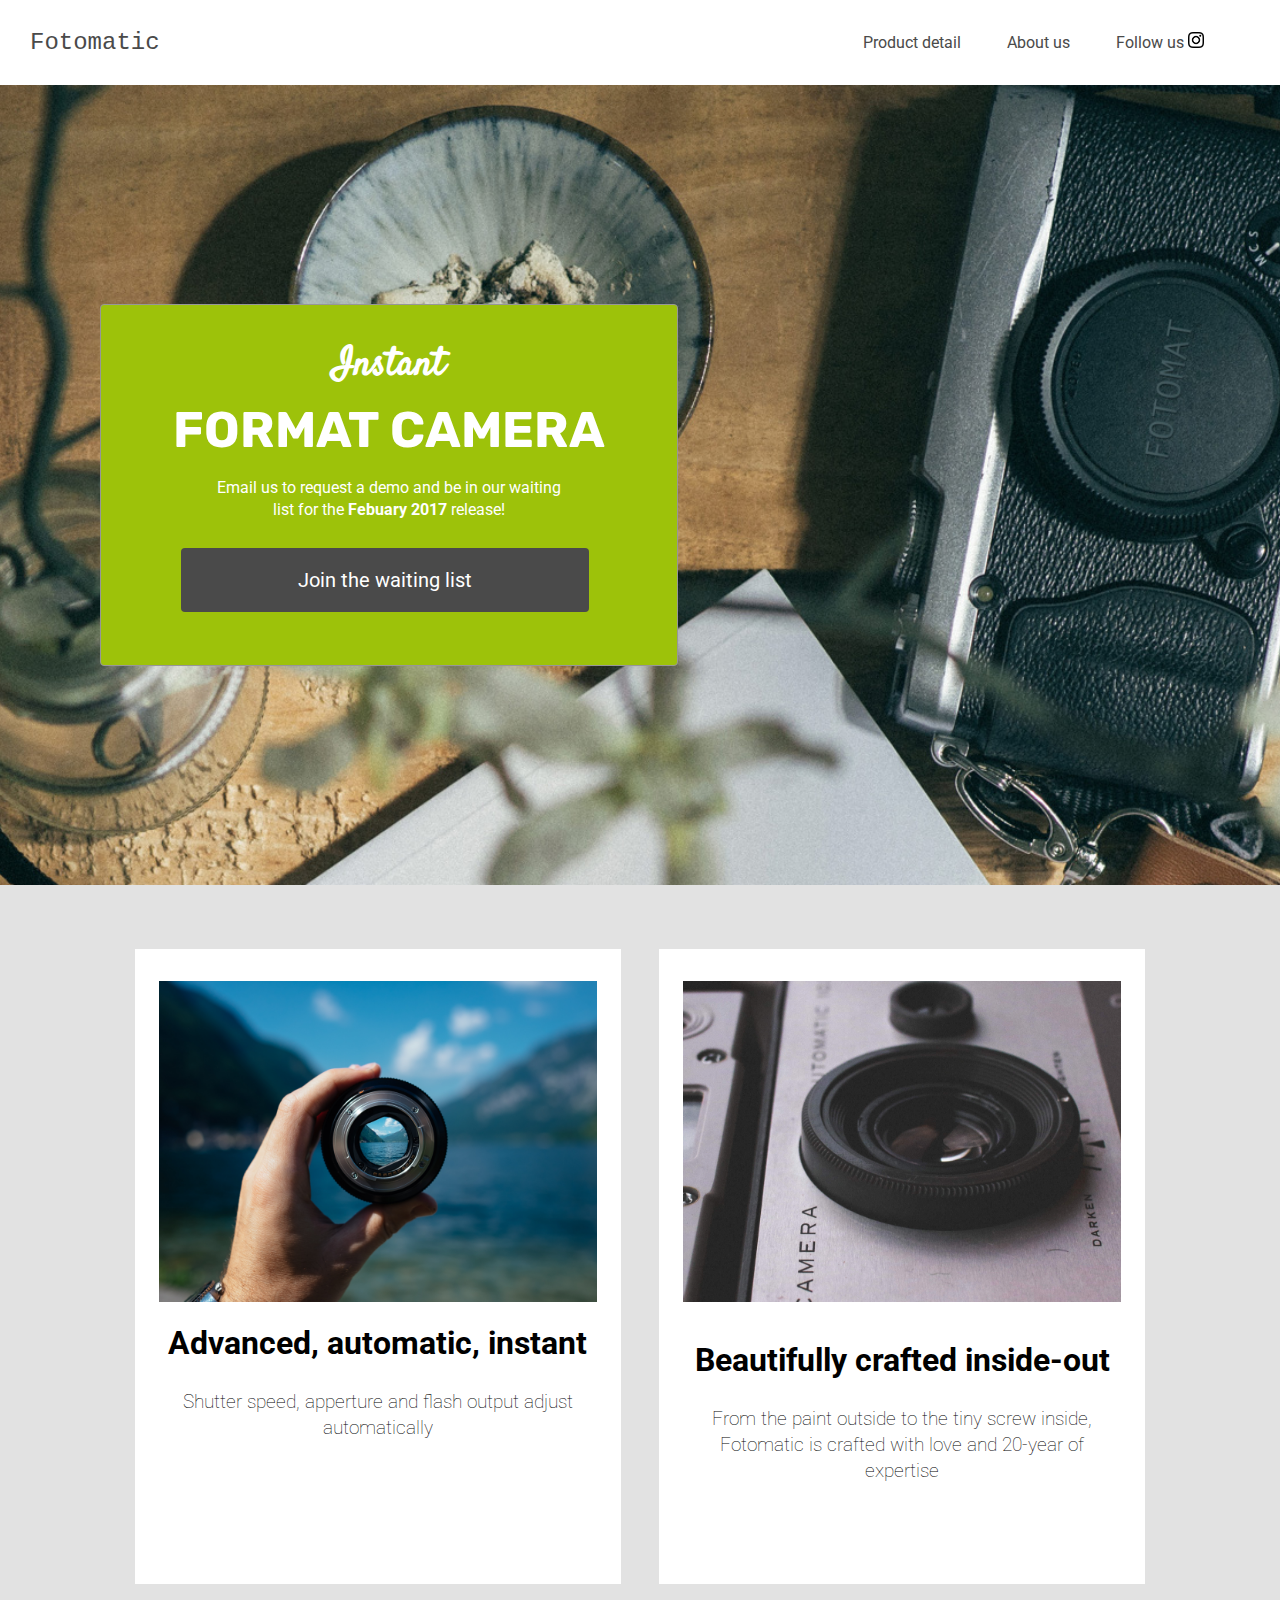
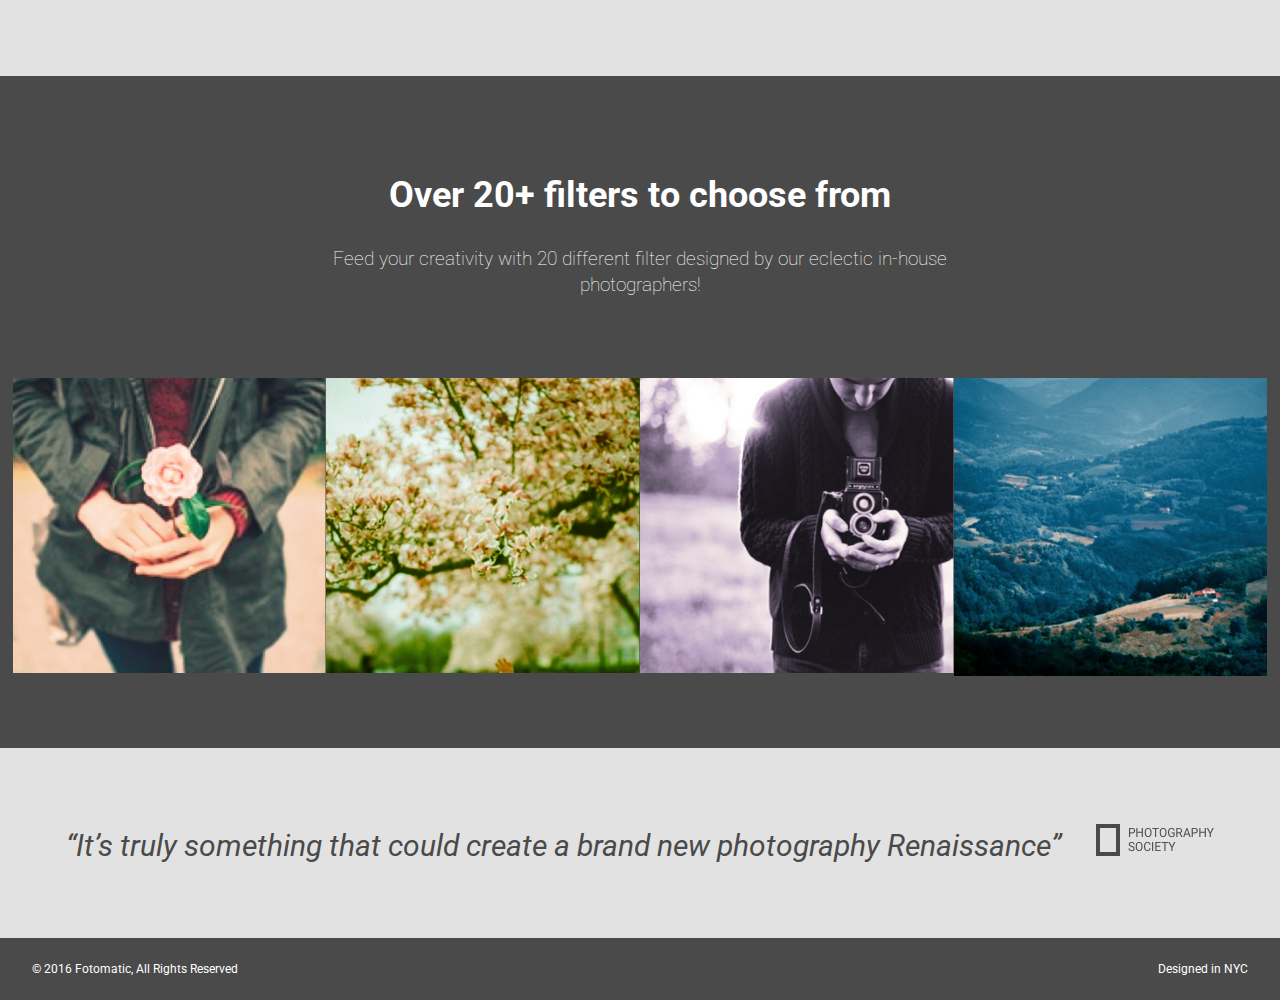
<file: index.html>
<!DOCTYPE html>
<html>
  <head>
    <link
      href="https://fonts.googleapis.com/css?family=Damion"
      rel="stylesheet"
    />
    <link
      href="https://fonts.googleapis.com/css?family=Rubik"
      rel="stylesheet"
    />
    <link
      href="https://fonts.googleapis.com/css?family=Roboto:300,400,600,700"
      rel="stylesheet"
    />
    <link rel="stylesheet" href="/Fotomatic/resources/css/style.css" />
    <meta charset="UTF-8" />
    <link rel="preconnect" href="https://fonts.googleapis.com" />
    <link rel="preconnect" href="https://fonts.gstatic.com" crossorigin />
    <link
      href="https://fonts.googleapis.com/css2?family=Roboto+Mono:wght@400;500;600;700&display=swap"
      rel="stylesheet"
    />
    <link rel="preconnect" href="https://fonts.googleapis.com" />
    <link rel="preconnect" href="https://fonts.gstatic.com" crossorigin />
    <link
      href="https://fonts.googleapis.com/css2?family=Rubik:wght@400;500;600;700;800;900&display=swap"
      rel="stylesheet"
    />
    <link rel="preconnect" href="https://fonts.googleapis.com" />
    <link rel="preconnect" href="https://fonts.gstatic.com" crossorigin />
    <link
      href="https://fonts.googleapis.com/css2?family=Satisfy&display=swap"
      rel="stylesheet"
    />
  </head>
  <body>
    <!-- Header -->
    <header>
      <div class="content-header">
        <a href="index.html" class="desktop logo">Fotomatic</a>
        <nav class="desktop-nav">
          <ul id="header-list">
            <li><a href="#">Product detail</a></li>
            <li><a href="#">About us</a></li>
            <li
              ><a href="https://www.instagram.com/"
                >Follow us
                <img class="icon" src="/Fotomatic/resources/images/instagram.png" /></a
            ></li>
            <li><a href="#" class="button-header">Join us</a></li>
          </ul>
        </nav>
        <nav class="mobile">
          <ul>
            <li class="mobile-list"
              ><a href="#"><img src="/Fotomatic/resources/images/ic-logo.svg" /></a
            ></li>
            <li class="mobile-list"
              ><a href="#"
                ><img src="/Fotomatic/resources/images/ic-product-detail.svg" /></a
            ></li>
            <li class="mobile-list"
              ><a href="#"><img src="/Fotomatic/resources/images/ic-about-us.svg" /></a
            ></li>
            <li class="button-header"><a href="#">Join us</a></li>
          </ul>
        </nav>
      </div>
    </header>

    <!-- Main Content -->
    <div class="main-content">
      <!-- Sign Up Section -->
      <div id="sign-up-section" class="banner join-section">
        <div id="sign-up-cta">
          <div class="content center">
            <div class="header">
              <h2 class="cursive">Instant</h2>
              <h1 class="striking">FORMAT CAMERA</h1>
            </div>
            <div class="email">
              <span>
                Email us to request a demo and be in our waiting list for the
                <strong>Febuary 2017</strong> release!
              </span>
            </div>
            <div class="button">Join the waiting list</div>
          </div>
        </div>
      </div>

      <!-- Features Section -->
      <div id="features-section">
        <div class="feature">
          <div class="center">
            <div class="image-center">
              <img src="/Fotomatic/resources/images/feature-1.png" />
            </div>
            <div class="content">
              <h2>Advanced, automatic, instant</h2>
              <h3
                >Shutter speed, apperture and flash output adjust
                automatically</h3
              >
            </div>
          </div>
        </div>
        <div class="feature">
          <div class="center">
            <div class="image-center">
              <img src="/Fotomatic/resources/images/feature-2.png" />
            </div>
            <div class="content">
              <h2>Beautifully crafted inside-out</h2>
              <h3
                >From the paint outside to the tiny screw inside, Fotomatic is
                crafted with love and 20-year of expertise</h3
              >
            </div>
          </div>
        </div>
      </div>

      <!-- Filters Section -->
      <div id="filters-section">
        <div class="content center">
          <h2>Over 20+ filters to choose from</h2>
          <h3
            >Feed your creativity with 20 different filter designed by our
            eclectic in-house photographers!</h3
          >
        </div>
        <div class="images-container">
          <div class="image-container">
            <img src="/Fotomatic/resources/images/filter-1.png" />
          </div>
          <div class="image-container">
            <img src="/Fotomatic/resources/images/filter-2.png" />
          </div>
          <div class="image-container">
            <img src="/Fotomatic/resources/images/filter-3.png" />
          </div>
          <div class="image-container extra">
            <img src="/Fotomatic/resources/images/filter-4.png" />
          </div>
        </div>
      </div>

      <!-- Quotes Section -->
      <div id="quotes-section">
        <div class="content center">
          <span class="quote"
            >“It’s truly something that could create a brand new photography
            Renaissance”</span
          >
          <img
            class="quote-citation"
            src="/Fotomatic/resources/images/photography-logo.png"
          />
        </div>
      </div>

      <!-- Footer -->
      <footer>
        <div class="content">
          <span class="copyright">© 2016 Fotomatic, All Rights Reserved</span>
          <span class="location">Designed in NYC</span>
        </div>
      </footer>
    </div>
    <script>
      console.log(window.innerWidth);
    </script>
  </body>
</html>
</file>
<file: Fotomatic/resources/css/style.css>
:root {
  --header-width: calc(100%-6rem);
}

body {
  box-sizing: border-box;
  margin: 0;
  padding: 0;
  background-color: rgb(226, 226, 226);
}

.logo {
  color: #4a4a4a;
  font-size: 1.5rem;
  font-family: "Roboto-Mono", monospace;
  text-decoration: none;
  text-align: center;
}
header {
  width: var(--header-width);
  height: 5.3125rem;
  padding-left: 1.875rem;
  padding-right: 1.875rem;
  display: flex;
  background-color: white;
}
.content-header {
  width: 100%;
  display: flex;
  justify-content: space-between;
  align-items: center;
}
.desktop-nav {
  width: 35%;
  display: flex;
}
.button-header {
  display: none;
}
#header-list {
  width: 100%;
  display: flex;
  justify-content: space-between;
}
#header-list li {
  list-style: none;
}
#header-list li a {
  text-decoration: none;
  color: #4a4a4a;
  font-size: 1rem;
  font-family: "Roboto", monospace;
  line-height: 1.6;
}
.icon {
  width: 1rem;
  height: auto;
}
.mobile {
  display: none;
}
#sign-up-section {
  width: 100%;
  height: 50rem;
  background-image: url(../images/banner-landingpage.jpg);
  background-size: cover;
  background-position: center;
  margin-bottom: 4rem;
  display: flex;
  align-items: center;
}
#sign-up-cta {
  background-color: #9dc20a;
  border: 1px solid #979797;
  border-radius: 0.25rem;
  width: 36rem;
  height: 22.5rem;
  position: absolute;
  left: 6.25rem;
  color: white;
  display: flex;
  align-items: top;
}
.header {
  text-align: center;
  margin-top: 2rem;
}
.cursive {
  font-family: "Satisfy", sans-serif;
  font-size: 2.5rem;
  margin: 0;
}
.striking {
  font-size: 3.125rem;
  font-family: "Rubik";
  line-height: 1.4;
  margin: 0;
}
.email {
  text-align: center;
  max-width: 60%;
  margin: 0.75rem auto 1.625rem;
  font-family: "Roboto", monospace;
  line-height: 1.4;
}

#sign-up-cta .button {
  background-color: #4a4a4a;
  width: 25.5rem;
  height: 4rem;
  border-radius: 0.25rem;
  display: flex;
  justify-content: center;
  align-items: center;
  color: white;
  font-size: 1.25rem;
  font-family: "Roboto", monospace;
  line-height: 1.4;
  margin: 1.625rem 5rem 3.5rem 5rem;
}
#features-section {
  min-height: 42rem;
  width: 95%;
  margin: 4rem auto 2.875rem auto;
  display: flex;
  justify-content: center;
}
.feature {
  min-height: 39.6875rem;
  width: 40%;
  background-color: white;
  margin: 0 1.1875rem 2.875rem 1.1875rem;
  display: flex;
  flex-direction: column;
  align-items: center;
}
.image-center {
  display: flex;
  height: 65%;
  justify-content: center;
  align-items: flex-start;
}
.feature img {
  width: 90%;
  margin-top: 2rem;
  margin-bottom: 2.5rem;
}
.content {
  text-align: center;
  font-family: "Roboto", monospace;
}
.feature .content h2 {
  font-size: 2rem;
}
.feature .content h3,
#filters-section .content h3 {
  font-weight: lighter;
  max-width: 85%;
  margin: 0 auto;
  line-height: 1.4;
}
#filters-section {
  min-height: 42rem;
  display: flex;
  flex-direction: column;
  justify-content: center;
  align-items: center;
  background-color: #4a4a4a;
}
.images-container {
  display: flex;
  width: 100%;
  justify-content: center;
}
.image-container {
  width: 24.5%;
  padding-bottom: 4rem;
}
.image-container img {
  width: 100%;
}

#filters-section .content {
  color: white;
  margin-top: 4rem;
  margin-bottom: 5rem;
}
#filters-section .content h2 {
  font-size: 2.25rem;
}
#quotes-section {
  min-height: 11.875rem;
  display: flex;
  justify-content: center;
  align-items: center;
}

#quotes-section span {
  color: #4a4a4a;
  font-size: 1.875rem;
  font-style: italic;
  line-height: 1.1;
  margin-right: 1.875rem;
}
footer {
  background-color: #4a4a4a;
  font-size: 0.75rem;
  color: white;
  padding: 0 2rem;
}
footer .content {
  min-height: 3.875rem;
  display: flex;
  justify-content: space-between;
  align-items: center;
}
/* Tablet*/
@media only screen and (max-width: 992px){
  #sign-up-section {
    background-size: cover contain;
    background-repeat: no-repeat;
    height: 28rem;
  }
  #sign-up-cta {
    display: none;
  }
  .button-header {
    display: inline;
    list-style: none;
    background-color: #9dc20a;
    border: 1px solid gray;
    padding: 0.5rem 1.5rem;
    border-radius: 0.5rem;
  }
  .desktop-nav {
    width: 65%;
  }
  #filters-section {
    height: 28.4rem;
  }
  #quotes-section .content {
    display: flex;
    align-items: center;
    width: 100%;
  }
  .quote {
    width: 75%;
  }
  #quotes-section .content img {
    width: 15%;
    height: 50%;
  }
}

/* Smartphone*/

@media only screen and (max-width: 767px) {
  html {
    font-size: 12px;
    font-family: "Roboto", monospace;
  }
  .desktop-nav,
  .logo {
    display: none;
  }
  .mobile {
    display: flex;
    width: 100%;
    height: 100%;
  }
  .mobile ul {
    display: flex;
    width: 100%;
    height: 100%;
    justify-content: space-between;
    align-items: center;
    margin: 0;
    padding: 0;
  }
  .button-header {
    display: inline;
    list-style: none;
    background-color: #9dc20a;
    padding: 0.5rem 1.5rem;
    border-radius: 0.5rem;
  }
  .button-header a {
    color: white;
    text-decoration: none;
  }
  .mobile-list {
    display: inline;
    height: 80%;
    width: 20%;
  }
  .mobile-list a {
    height: 100%;
    width: 100%;
    display: flex;
    align-items: center;
  }
  .mobile-list a img {
    height: 60%;
  }
  #sign-up-section {
    background-size: cover contain;
    background-repeat: no-repeat;
    height: 28rem;
  }
  #sign-up-cta {
    display: none;
  }
  #features-section {
    flex-wrap: wrap;
  }
  .feature {
    width: 100%;
  }
  .feature .center {
    height: 100%;
    align-items: space-between;
  }
  .extra {
    display: none;
  }
  .image-container {
    width: 32.5%;
  }
  #quotes-section {
    height: 30rem;
  }
  #quotes-section .content {
    display: flex;
    flex-direction: column;
    justify-content: center;
    align-items: center;
    width: 100%;
  }
  .quote {
    width: 70%;
    font-size: 2rem;
    line-height: 1.4;
  }
  .quote-citation {
    width: 40%;
    height: auto;
    align-content: center;
    margin-top: 4rem;
  }
  footer {
    font-size: 0.833rem;
  }
}
</file>
